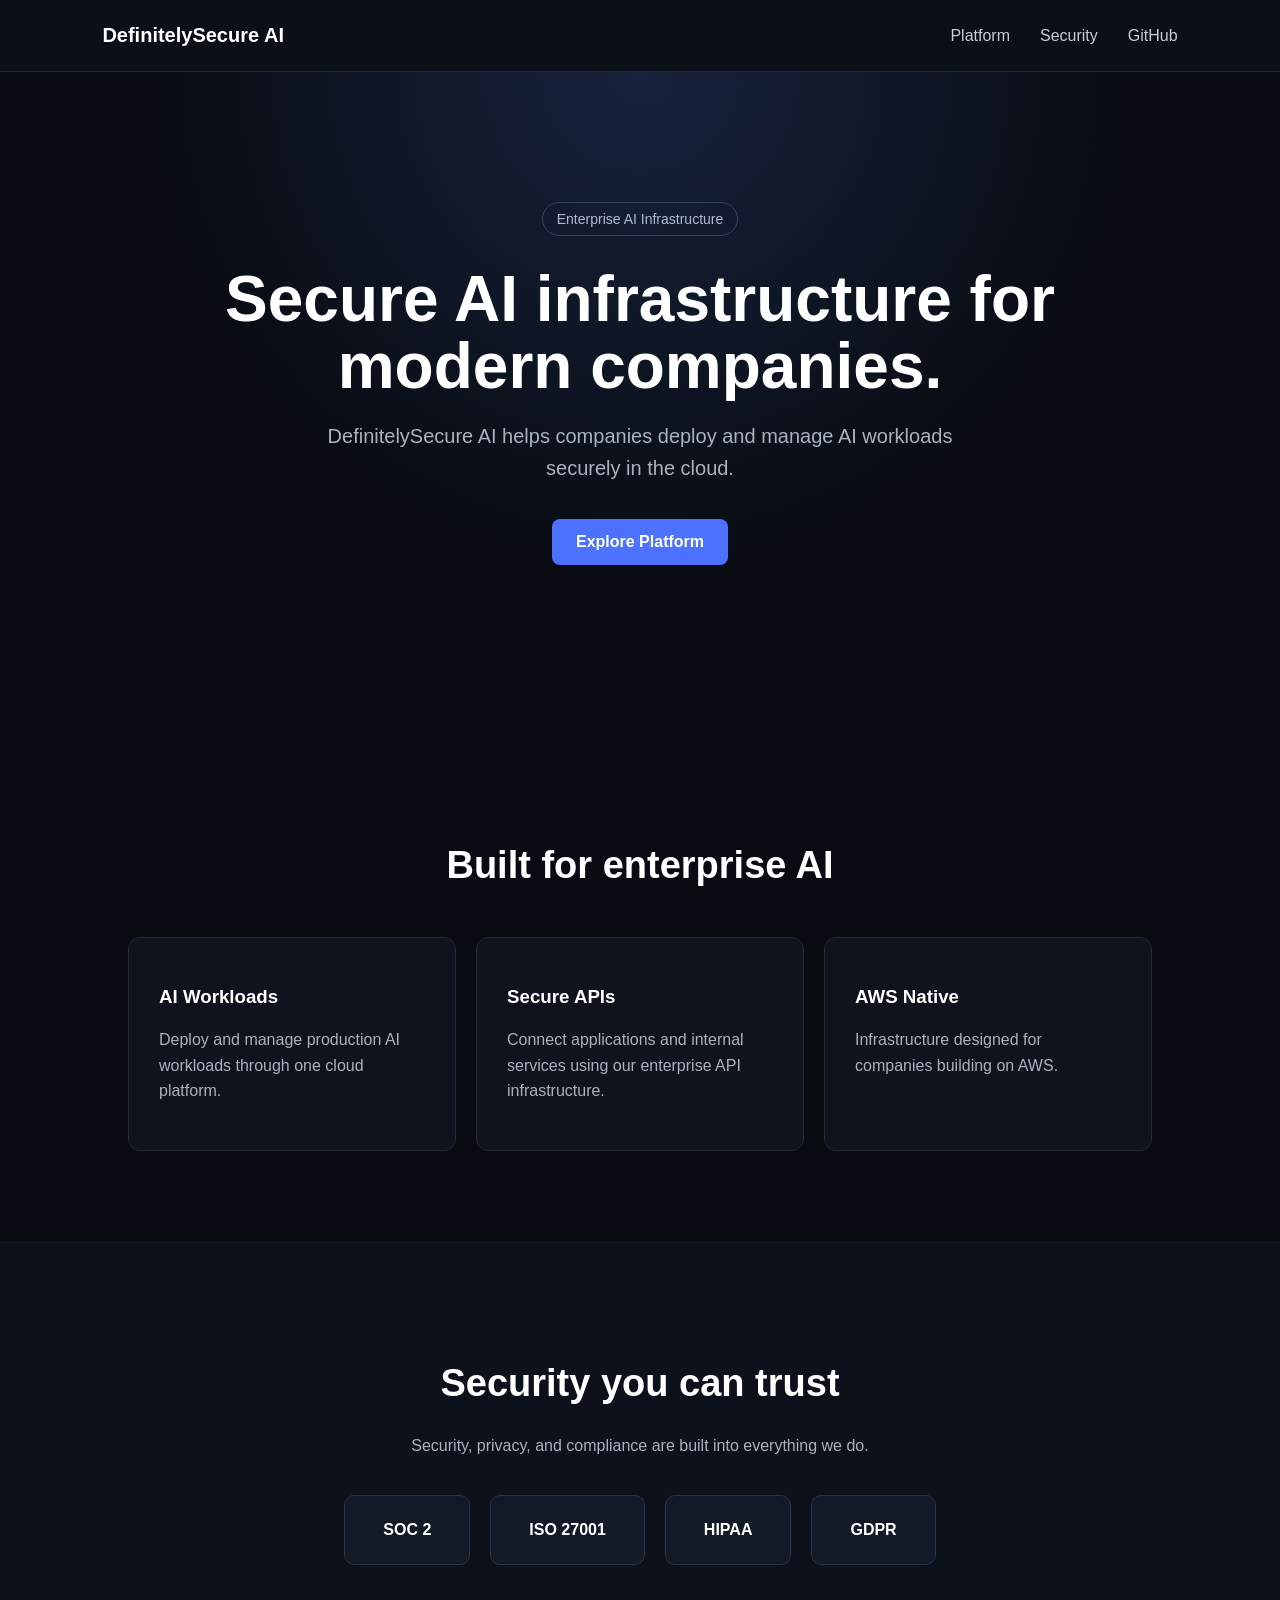
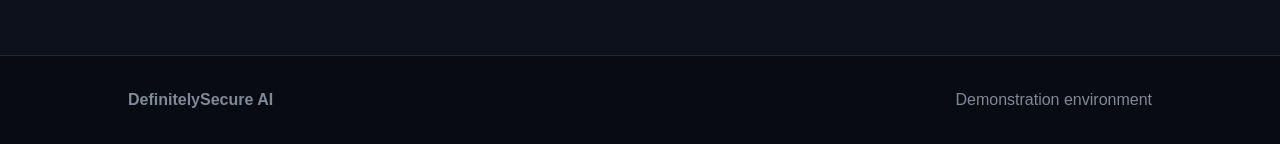
<file: index.html>
<!DOCTYPE html>
<html lang="en">
<head>
  <meta charset="UTF-8">
  <meta name="viewport" content="width=device-width, initial-scale=1.0">

  <title>DefinitelySecure AI</title>

  <link rel="stylesheet" href="assets/style.css">
</head>

<body>

<nav>
  <div class="logo">
    DefinitelySecure AI
  </div>

  <div class="nav-links">
    <a href="#platform">Platform</a>
    <a href="#security">Security</a>
    <a href="https://github.com/adm1n1z/definitelysecure" target="_blank">GitHub</a>
  </div>
</nav>


<header class="hero">

  <div class="badge">
    Enterprise AI Infrastructure
  </div>

  <h1>
    Secure AI infrastructure for modern companies.
  </h1>

  <p>
    DefinitelySecure AI helps companies deploy and manage
    AI workloads securely in the cloud.
  </p>

  <a class="button" href="#platform">
    Explore Platform
  </a>

</header>


<section id="platform" class="section">

  <h2>
    Built for enterprise AI
  </h2>

  <div class="cards">

    <div class="card">
      <h3>AI Workloads</h3>

      <p>
        Deploy and manage production AI workloads
        through one cloud platform.
      </p>
    </div>


    <div class="card">
      <h3>Secure APIs</h3>

      <p>
        Connect applications and internal services
        using our enterprise API infrastructure.
      </p>
    </div>


    <div class="card">
      <h3>AWS Native</h3>

      <p>
        Infrastructure designed for companies
        building on AWS.
      </p>
    </div>

  </div>

</section>


<section id="security" class="section security">

  <h2>
    Security you can trust
  </h2>

  <p>
    Security, privacy, and compliance are built
    into everything we do.
  </p>


  <div class="compliance">

    <div class="compliance-item">
      SOC 2
    </div>

    <div class="compliance-item">
      ISO 27001
    </div>

    <div class="compliance-item">
      HIPAA
    </div>

    <div class="compliance-item">
      GDPR
    </div>

  </div>

</section>


<footer>

  <strong>
    DefinitelySecure AI
  </strong>

  <span>
    Demonstration environment
  </span>

</footer>

</body>
</html>
</file>
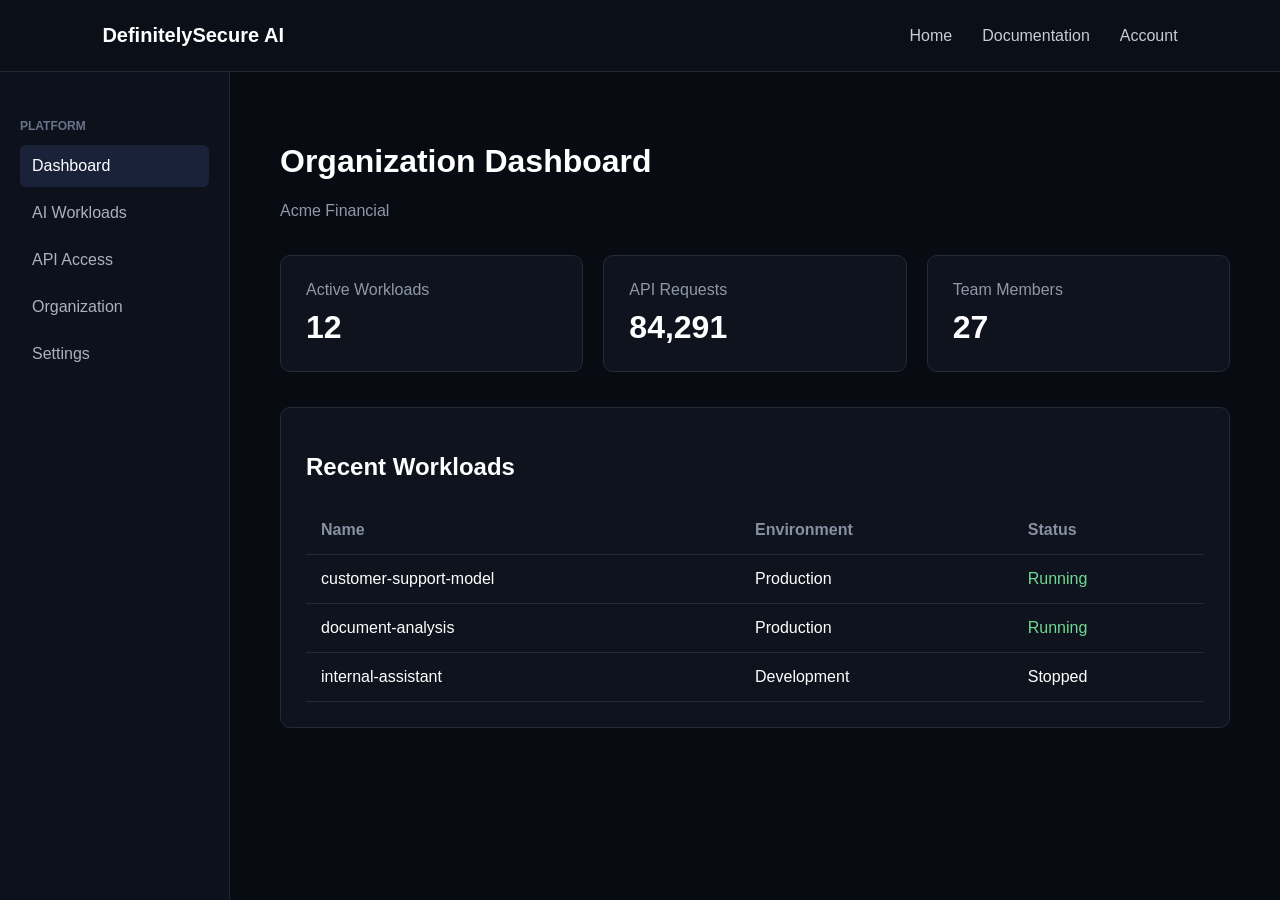
<file: app.html>
<!DOCTYPE html>
<html lang="en">
<head>
  <meta charset="UTF-8">
  <meta name="viewport" content="width=device-width, initial-scale=1.0">

  <title>DefinitelySecure AI | Dashboard</title>

  <link rel="stylesheet" href="assets/style.css">
</head>

<body>

<nav>
  <div class="logo">
    DefinitelySecure AI
  </div>

  <div class="nav-links">
    <a href="index.html">Home</a>
    <a href="#">Documentation</a>
    <a href="#">Account</a>
  </div>
</nav>


<div class="dashboard">

  <aside>

    <h3>Platform</h3>

    <a class="active">
      Dashboard
    </a>

    <a>
      AI Workloads
    </a>

    <a>
      API Access
    </a>

    <a>
      Organization
    </a>

    <a>
      Settings
    </a>

  </aside>


  <main>

    <h1>
      Organization Dashboard
    </h1>

    <p class="subtitle">
      Acme Financial
    </p>


    <div class="stats">

      <div class="stat">

        <span>
          Active Workloads
        </span>

        <strong>
          12
        </strong>

      </div>


      <div class="stat">

        <span>
          API Requests
        </span>

        <strong>
          84,291
        </strong>

      </div>


      <div class="stat">

        <span>
          Team Members
        </span>

        <strong>
          27
        </strong>

      </div>

    </div>


    <div class="dashboard-card">

      <h2>
        Recent Workloads
      </h2>

      <table>

        <tr>
          <th>Name</th>
          <th>Environment</th>
          <th>Status</th>
        </tr>

        <tr>
          <td>customer-support-model</td>
          <td>Production</td>
          <td class="online">Running</td>
        </tr>

        <tr>
          <td>document-analysis</td>
          <td>Production</td>
          <td class="online">Running</td>
        </tr>

        <tr>
          <td>internal-assistant</td>
          <td>Development</td>
          <td>Stopped</td>
        </tr>

      </table>

    </div>

  </main>

</div>

</body>
</html>
</file>
<file: assets/style.css>
* {
  box-sizing: border-box;
}

html {
  scroll-behavior: smooth;
}

body {
  margin: 0;

  font-family:
    Arial,
    Helvetica,
    sans-serif;

  background: #080b12;
  color: white;
}


/* NAVIGATION */

nav {
  height: 72px;

  display: flex;
  align-items: center;
  justify-content: space-between;

  padding: 0 8%;

  background: #0b0f18;

  border-bottom:
    1px solid #202633;
}

.logo {
  font-size: 20px;
  font-weight: 700;
}

.nav-links {
  display: flex;
  gap: 30px;
}

.nav-links a {
  color: #c7ccd6;
  text-decoration: none;
}


/* HERO */

.hero {
  min-height: 650px;

  text-align: center;

  padding:
    130px
    10%
    100px;

  background:
    radial-gradient(
      circle at top,
      #17233c,
      #080b12 55%
    );
}

.badge {
  display: inline-block;

  padding:
    8px
    14px;

  border:
    1px solid #35435e;

  border-radius: 20px;

  color: #aebbd2;

  font-size: 14px;
}

.hero h1 {
  max-width: 900px;

  margin:
    30px
    auto
    20px;

  font-size: 64px;

  line-height: 1.05;
}

.hero p {
  max-width: 650px;

  margin:
    0
    auto
    35px;

  color: #aab2c0;

  font-size: 20px;

  line-height: 1.6;
}

.button {
  display: inline-block;

  background: #4c72ff;

  color: white;

  padding:
    14px
    24px;

  border-radius: 8px;

  text-decoration: none;

  font-weight: bold;
}


/* SECTIONS */

.section {
  padding:
    90px
    10%;
}

.section h2 {
  text-align: center;

  font-size: 38px;
}

.cards {
  display: flex;

  gap: 20px;

  margin-top: 50px;
}

.card {
  flex: 1;

  padding: 30px;

  background: #0e131e;

  border:
    1px solid #222b3a;

  border-radius: 12px;
}

.card p {
  color: #aab2c0;

  line-height: 1.6;
}


/* SECURITY */

.security {
  text-align: center;

  background: #0c111b;
}

.security p {
  color: #aab2c0;
}

.compliance {
  display: flex;

  justify-content: center;

  flex-wrap: wrap;

  gap: 20px;

  margin-top: 40px;
}

.compliance-item {
  padding:
    25px
    38px;

  background: #121a28;

  border:
    1px solid #2a3445;

  border-radius: 10px;

  font-weight: bold;
}


/* FOOTER */

footer {
  display: flex;

  justify-content: space-between;

  padding:
    35px
    10%;

  color: #808999;

  border-top:
    1px solid #202633;
}


/* MOBILE */

@media (max-width: 700px) {

  .hero h1 {
    font-size: 42px;
  }

  .cards {
    flex-direction: column;
  }

}

/* DASHBOARD */

.dashboard {
  display: flex;
  min-height: calc(100vh - 72px);
}

aside {
  width: 230px;
  padding: 35px 20px;

  background: #0c111b;

  border-right: 1px solid #202633;
}

aside h3 {
  color: #68738a;

  font-size: 12px;

  text-transform: uppercase;
}

aside a {
  display: block;

  padding: 12px;

  margin: 5px 0;

  color: #aab2c0;

  border-radius: 6px;
}

aside a.active {
  background: #192238;

  color: white;
}

main {
  flex: 1;

  padding: 50px;
}

.subtitle {
  color: #8f98a8;
}

.stats {
  display: flex;

  gap: 20px;

  margin: 35px 0;
}

.stat {
  flex: 1;

  padding: 25px;

  background: #0e131e;

  border: 1px solid #222b3a;

  border-radius: 10px;
}

.stat span {
  display: block;

  color: #8f98a8;
}

.stat strong {
  display: block;

  margin-top: 10px;

  font-size: 32px;
}

.dashboard-card {
  padding: 25px;

  background: #0e131e;

  border: 1px solid #222b3a;

  border-radius: 10px;
}

table {
  width: 100%;

  margin-top: 25px;

  border-collapse: collapse;
}

th,
td {
  padding: 15px;

  text-align: left;

  border-bottom: 1px solid #222b3a;
}

th {
  color: #8791a2;
}

.online {
  color: #70d991;
}
</file>
